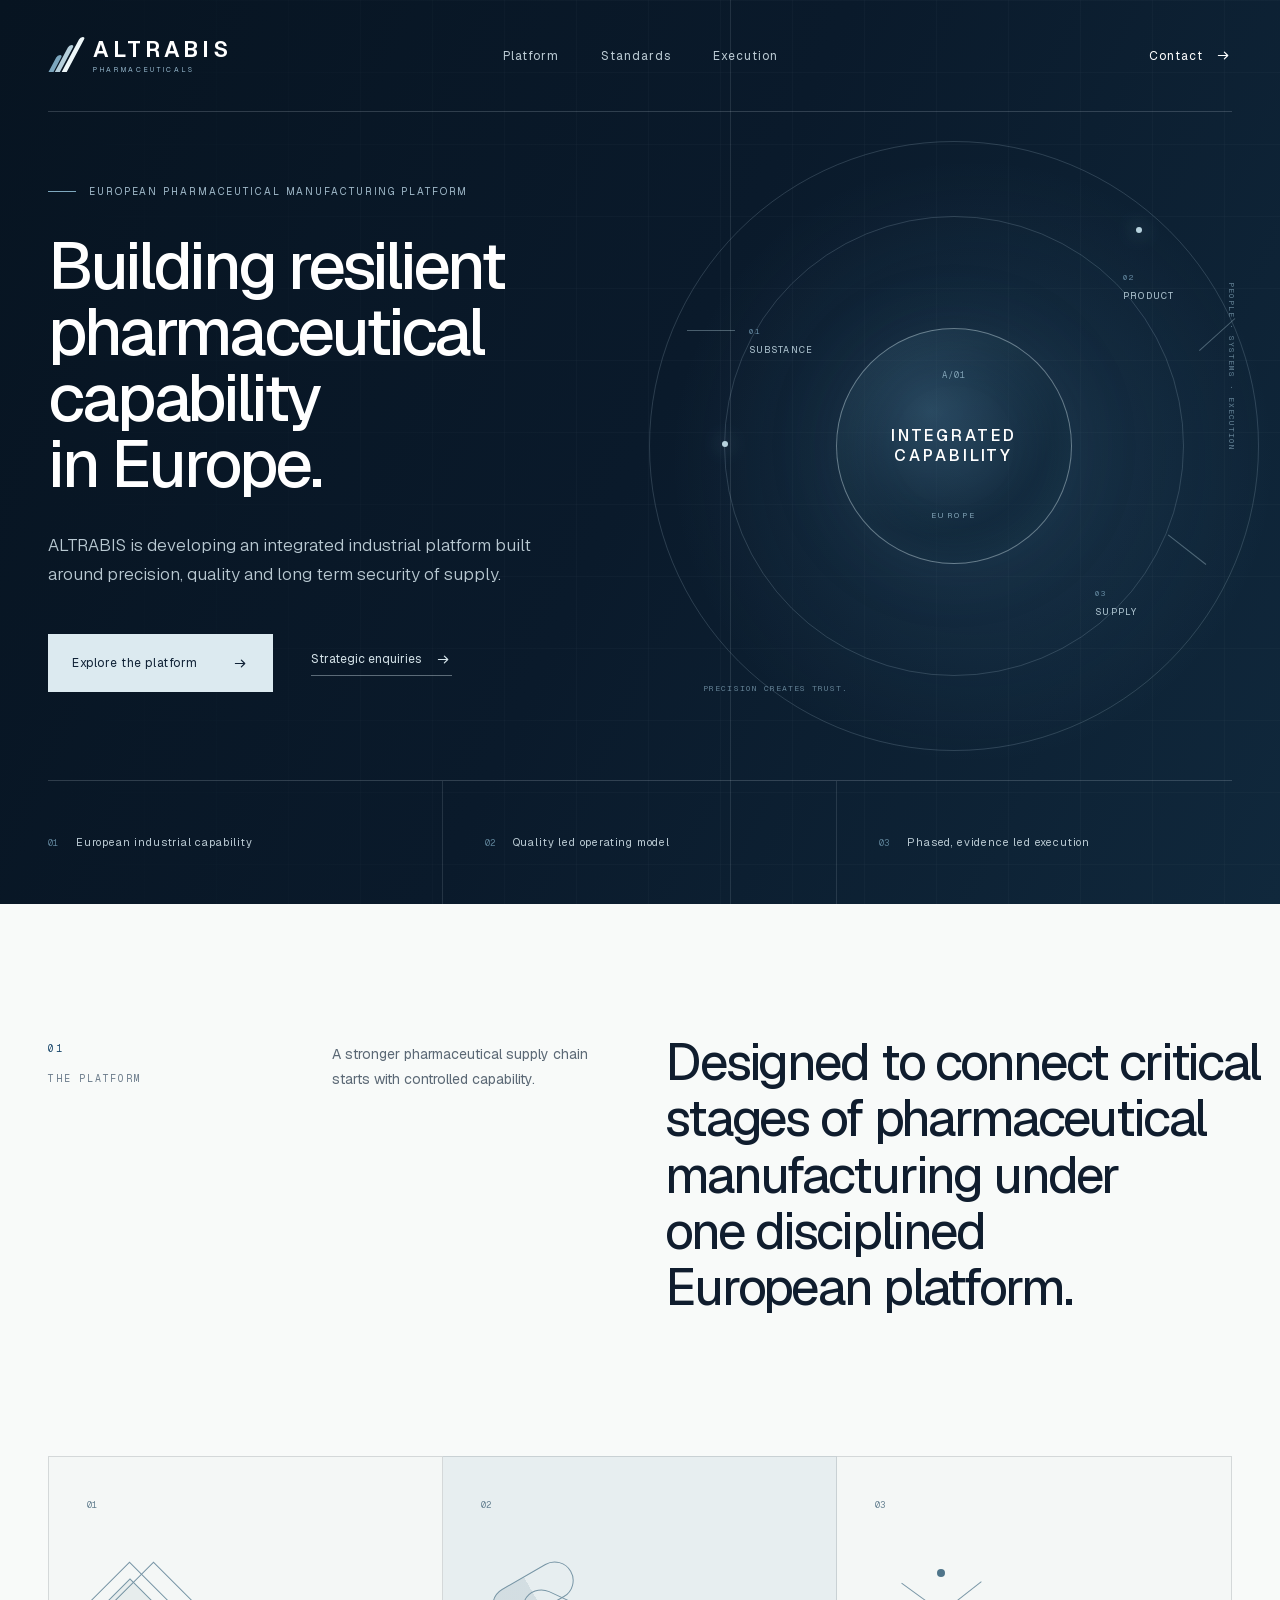
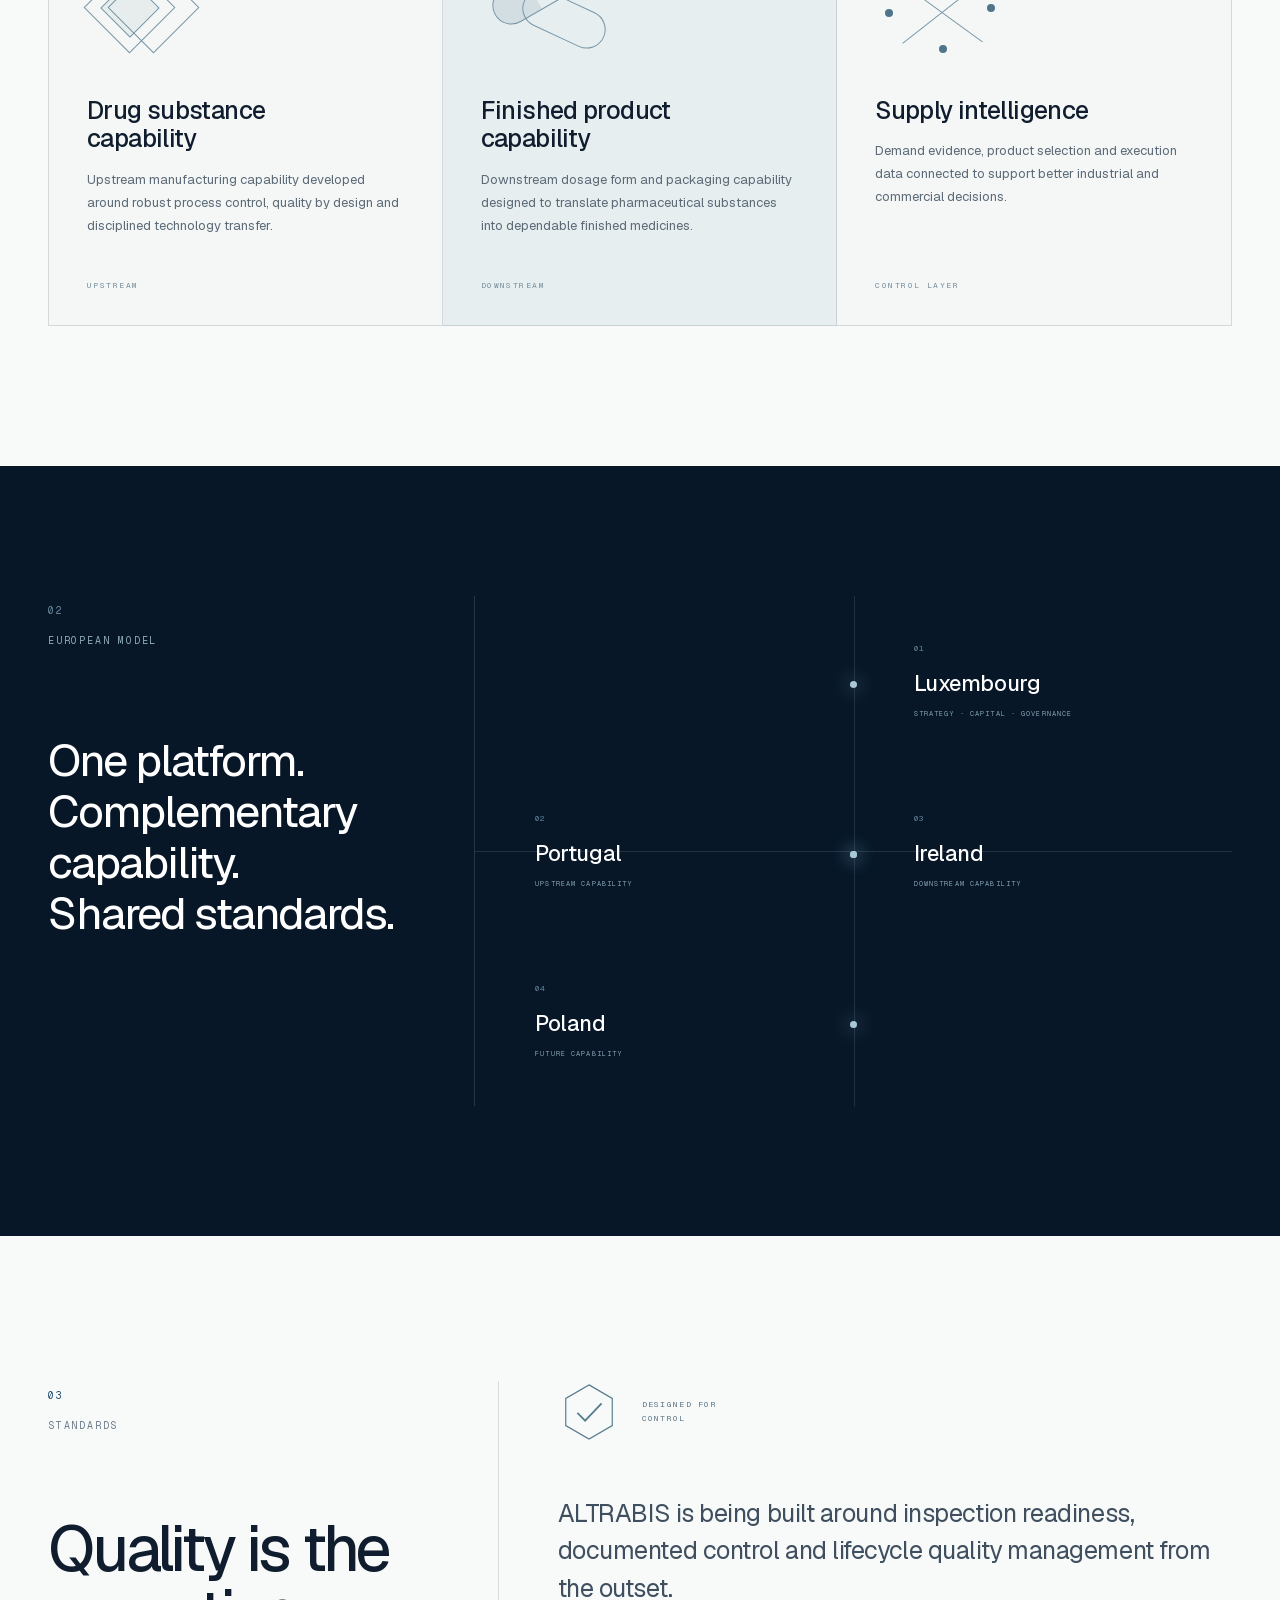
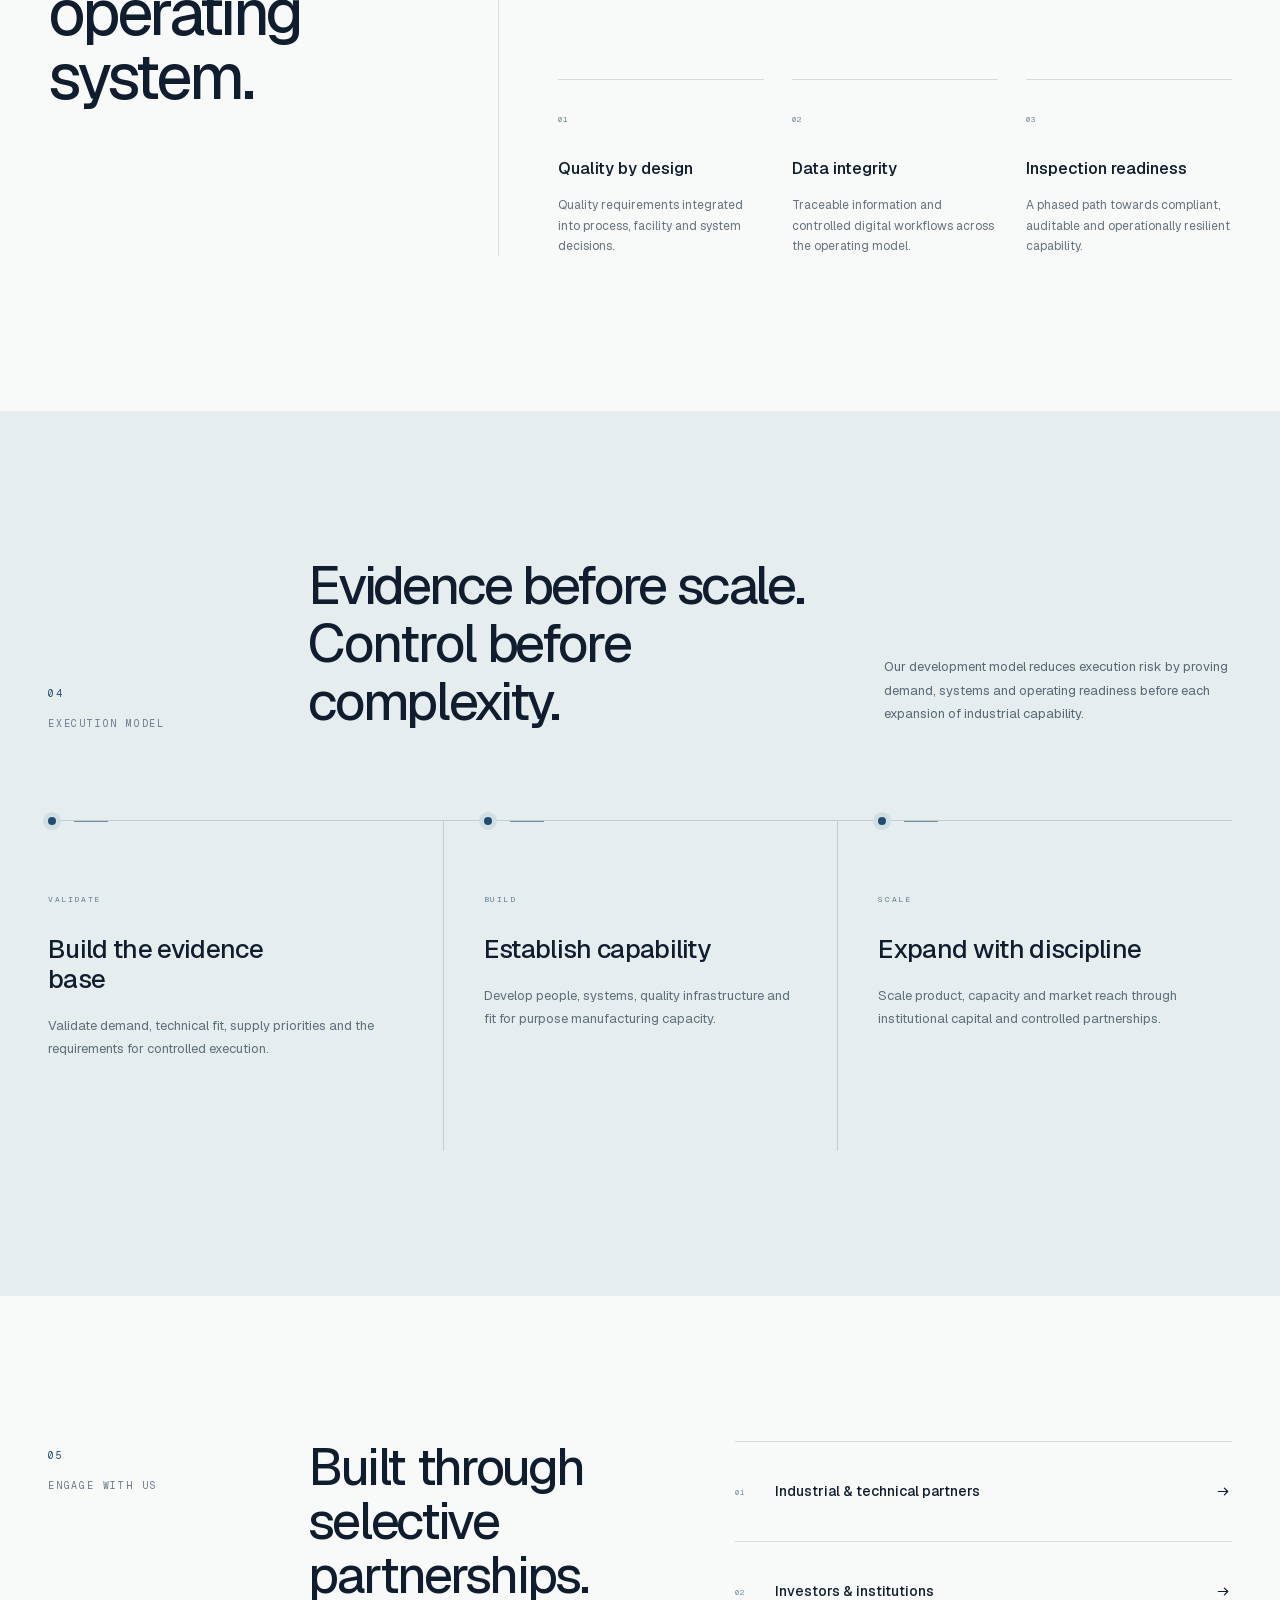
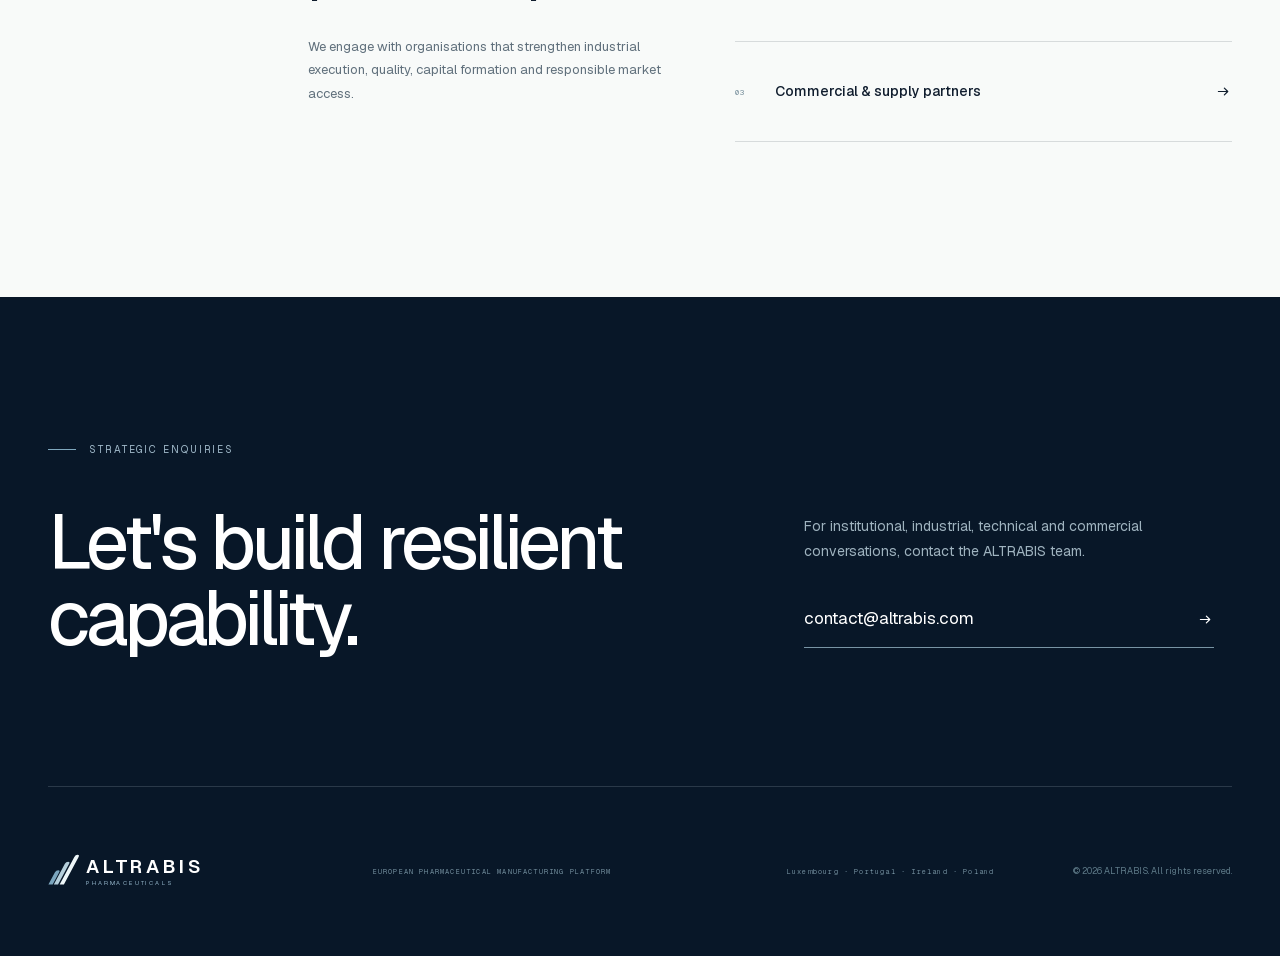
<file: index.html>
<!DOCTYPE html><html lang="en"><head><meta charSet="utf-8"/><meta name="viewport" content="width=device-width, initial-scale=1"/><link rel="preload" href="/_next/static/media/797e433ab948586e-s.p.08e28id.o-okb.woff2" as="font" crossorigin="" type="font/woff2"/><link rel="preload" href="/_next/static/media/caa3a2e1cccd8315-s.p.09~u27dqhyhd6.woff2" as="font" crossorigin="" type="font/woff2"/><link rel="stylesheet" href="/_next/static/chunks/0vaz6n79ea91m.css" data-precedence="next"/><link rel="preload" as="script" fetchPriority="low" href="/_next/static/chunks/15xrurgzs99gv.js"/><script src="/_next/static/chunks/0r8nt2o8muejo.js" async=""></script><script src="/_next/static/chunks/07lhk_q6pmm3r.js" async=""></script><script src="/_next/static/chunks/turbopack-0l2a5lou.xw1r.js" async=""></script><script src="/_next/static/chunks/0dbhjjzl8qfwv.js" async=""></script><meta name="next-size-adjust" content=""/><title>ALTRABIS | European Pharmaceutical Manufacturing Platform</title><meta name="description" content="ALTRABIS is developing an integrated European pharmaceutical manufacturing platform built around precision, quality and security of supply."/><link rel="shortcut icon" href="/favicon.svg"/><link rel="icon" href="/favicon.svg"/><script src="/_next/static/chunks/03~yq9q893hmn.js" noModule=""></script></head><body class="geist_a71539c9-module__T19VSG__variable geist_mono_8d43a2aa-module__8Li5zG__variable antialiased"><div hidden=""><!--$--><!--/$--></div><main><section class="hero" id="top"><header class="site-header shell"><a class="brand" href="#top" aria-label="ALTRABIS home"><span class="brand-mark" aria-hidden="true"><i></i><i></i><i></i></span><span><strong>ALTRABIS</strong><small>PHARMACEUTICALS</small></span></a><nav aria-label="Main navigation"><a href="#platform">Platform</a><a href="#standards">Standards</a><a href="#execution">Execution</a></nav><a class="header-contact" href="#contact">Contact <svg aria-hidden="true" viewBox="0 0 20 20" class="arrow-icon"><path d="M4 10h11M11 6l4 4-4 4"></path></svg></a></header><div class="hero-grid shell"><div class="hero-copy"><div class="eyebrow"><span></span> European pharmaceutical manufacturing platform</div><h1>Building resilient pharmaceutical capability in Europe.</h1><p class="hero-lede">ALTRABIS is developing an integrated industrial platform built around precision, quality and long term security of supply.</p><div class="hero-actions"><a class="primary-button" href="#platform">Explore the platform <svg aria-hidden="true" viewBox="0 0 20 20" class="arrow-icon"><path d="M4 10h11M11 6l4 4-4 4"></path></svg></a><a class="text-link" href="#contact">Strategic enquiries <svg aria-hidden="true" viewBox="0 0 20 20" class="arrow-icon"><path d="M4 10h11M11 6l4 4-4 4"></path></svg></a></div></div><div class="hero-system" aria-label="ALTRABIS integrated platform model"><div class="system-orbit orbit-one"></div><div class="system-orbit orbit-two"></div><div class="system-core"><span class="core-index">A/01</span><strong>INTEGRATED<br/>CAPABILITY</strong><small>EUROPE</small></div><div class="system-node node-one"><span>01</span><strong>SUBSTANCE</strong></div><div class="system-node node-two"><span>02</span><strong>PRODUCT</strong></div><div class="system-node node-three"><span>03</span><strong>SUPPLY</strong></div><div class="system-caption caption-one">Precision creates trust.</div><div class="system-caption caption-two">People · systems · execution</div></div></div><div class="hero-footer shell"><div><span>01</span><p>European industrial capability</p></div><div><span>02</span><p>Quality led operating model</p></div><div><span>03</span><p>Phased, evidence led execution</p></div></div></section><section class="intro shell" id="platform"><div class="section-label">The platform</div><div class="intro-content"><p class="intro-kicker">A stronger pharmaceutical supply chain starts with controlled capability.</p><h2>Designed to connect critical stages of pharmaceutical manufacturing under one disciplined European platform.</h2></div></section><section class="capabilities shell" aria-label="Platform capabilities"><article class="capability-card"><span>01</span><div class="capability-symbol symbol-substance" aria-hidden="true"><i></i><i></i><i></i></div><h3>Drug substance capability</h3><p>Upstream manufacturing capability developed around robust process control, quality by design and disciplined technology transfer.</p><small>UPSTREAM</small></article><article class="capability-card featured-card"><span>02</span><div class="capability-symbol symbol-product" aria-hidden="true"><i></i><i></i></div><h3>Finished product capability</h3><p>Downstream dosage form and packaging capability designed to translate pharmaceutical substances into dependable finished medicines.</p><small>DOWNSTREAM</small></article><article class="capability-card"><span>03</span><div class="capability-symbol symbol-supply" aria-hidden="true"><i></i><i></i><i></i><i></i></div><h3>Supply intelligence</h3><p>Demand evidence, product selection and execution data connected to support better industrial and commercial decisions.</p><small>CONTROL LAYER</small></article></section><section class="european-model"><div class="shell model-grid"><div><div class="section-label light-label">European model</div><p class="model-statement">One platform.<br/>Complementary capability.<br/>Shared standards.</p></div><div class="model-map" aria-label="ALTRABIS European locations"><div class="map-axis"></div><div class="location location-one"><span>01</span><strong>Luxembourg</strong><small>STRATEGY · CAPITAL · GOVERNANCE</small></div><div class="location location-two"><span>02</span><strong>Portugal</strong><small>UPSTREAM CAPABILITY</small></div><div class="location location-three"><span>03</span><strong>Ireland</strong><small>DOWNSTREAM CAPABILITY</small></div><div class="location location-four"><span>04</span><strong>Poland</strong><small>FUTURE CAPABILITY</small></div></div></div></section><section class="quality-section shell" id="standards"><div class="quality-heading"><div class="section-label standards-label">Standards</div><h2>Quality is the operating system.</h2></div><div class="quality-main"><div class="quality-seal"><svg aria-hidden="true" viewBox="0 0 64 64" class="quality-mark"><path d="M32 4 56 18v28L32 60 8 46V18L32 4Z"></path><path d="m20 33 8 8 17-18"></path></svg><span>DESIGNED FOR<br/>CONTROL</span></div><p class="quality-lede">ALTRABIS is being built around inspection readiness, documented control and lifecycle quality management from the outset.</p><div class="quality-points"><article><span>01</span><h3>Quality by design</h3><p>Quality requirements integrated into process, facility and system decisions.</p></article><article><span>02</span><h3>Data integrity</h3><p>Traceable information and controlled digital workflows across the operating model.</p></article><article><span>03</span><h3>Inspection readiness</h3><p>A phased path towards compliant, auditable and operationally resilient capability.</p></article></div></div></section><section class="execution-section" id="execution"><div class="shell"><div class="execution-header"><div class="section-label execution-label">Execution model</div><h2>Evidence before scale.<br/>Control before complexity.</h2><p>Our development model reduces execution risk by proving demand, systems and operating readiness before each expansion of industrial capability.</p></div><div class="execution-steps"><article><div class="step-top"><span>01</span><i></i></div><small>VALIDATE</small><h3>Build the evidence base</h3><p>Validate demand, technical fit, supply priorities and the requirements for controlled execution.</p></article><article><div class="step-top"><span>02</span><i></i></div><small>BUILD</small><h3>Establish capability</h3><p>Develop people, systems, quality infrastructure and fit for purpose manufacturing capacity.</p></article><article><div class="step-top"><span>03</span><i></i></div><small>SCALE</small><h3>Expand with discipline</h3><p>Scale product, capacity and market reach through institutional capital and controlled partnerships.</p></article></div></div></section><section class="partnerships shell"><div class="section-label partnership-label">Engage with us</div><div class="partnership-intro"><h2>Built through selective partnerships.</h2><p>We engage with organisations that strengthen industrial execution, quality, capital formation and responsible market access.</p></div><div class="partner-types"><a href="mailto:partnerships@altrabis.com?subject=Industrial%20Partnership%20Enquiry"><span>01</span><strong>Industrial &amp; technical partners</strong><svg aria-hidden="true" viewBox="0 0 20 20" class="arrow-icon"><path d="M4 10h11M11 6l4 4-4 4"></path></svg></a><a href="mailto:investors@altrabis.com?subject=Institutional%20Enquiry"><span>02</span><strong>Investors &amp; institutions</strong><svg aria-hidden="true" viewBox="0 0 20 20" class="arrow-icon"><path d="M4 10h11M11 6l4 4-4 4"></path></svg></a><a href="mailto:partnerships@altrabis.com?subject=Commercial%20Partnership%20Enquiry"><span>03</span><strong>Commercial &amp; supply partners</strong><svg aria-hidden="true" viewBox="0 0 20 20" class="arrow-icon"><path d="M4 10h11M11 6l4 4-4 4"></path></svg></a></div></section><section class="contact-section" id="contact"><div class="shell contact-grid"><div class="contact-copy"><div class="eyebrow contact-eyebrow"><span></span> Strategic enquiries</div><h2>Let&#x27;s build resilient capability.</h2></div><div class="contact-details"><p>For institutional, industrial, technical and commercial conversations, contact the ALTRABIS team.</p><a class="contact-email" href="mailto:contact@altrabis.com">contact@altrabis.com <svg aria-hidden="true" viewBox="0 0 20 20" class="arrow-icon"><path d="M4 10h11M11 6l4 4-4 4"></path></svg></a></div></div><footer class="shell site-footer"><a class="brand footer-brand" href="#top" aria-label="ALTRABIS home"><span class="brand-mark" aria-hidden="true"><i></i><i></i><i></i></span><span><strong>ALTRABIS</strong><small>PHARMACEUTICALS</small></span></a><p>EUROPEAN PHARMACEUTICAL MANUFACTURING PLATFORM</p><p>Luxembourg · Portugal · Ireland · Poland</p><small>© 2026 ALTRABIS. All rights reserved.</small></footer></section></main><!--$--><!--/$--><script src="/_next/static/chunks/15xrurgzs99gv.js" id="_R_" async=""></script><script>(self.__next_f=self.__next_f||[]).push([0])</script><script>self.__next_f.push([1,"1:\"$Sreact.fragment\"\n2:I[39756,[\"/_next/static/chunks/0dbhjjzl8qfwv.js\"],\"default\"]\n3:I[37457,[\"/_next/static/chunks/0dbhjjzl8qfwv.js\"],\"default\"]\n12:I[68027,[\"/_next/static/chunks/0dbhjjzl8qfwv.js\"],\"default\",1]\n:HL[\"/_next/static/chunks/0vaz6n79ea91m.css\",\"style\"]\n:HL[\"/_next/static/media/797e433ab948586e-s.p.08e28id.o-okb.woff2\",\"font\",{\"crossOrigin\":\"\",\"type\":\"font/woff2\"}]\n:HL[\"/_next/static/media/caa3a2e1cccd8315-s.p.09~u27dqhyhd6.woff2\",\"font\",{\"crossOrigin\":\"\",\"type\":\"font/woff2\"}]\n"])</script><script>self.__next_f.push([1,"0:{\"P\":null,\"c\":[\"\",\"\"],\"q\":\"\",\"i\":false,\"f\":[[[\"\",{\"children\":[\"__PAGE__\",{}]},\"$undefined\",\"$undefined\",16],[[\"$\",\"$1\",\"c\",{\"children\":[[[\"$\",\"link\",\"0\",{\"rel\":\"stylesheet\",\"href\":\"/_next/static/chunks/0vaz6n79ea91m.css\",\"precedence\":\"next\",\"crossOrigin\":\"$undefined\",\"nonce\":\"$undefined\"}],[\"$\",\"script\",\"script-0\",{\"src\":\"/_next/static/chunks/0dbhjjzl8qfwv.js\",\"async\":true,\"nonce\":\"$undefined\"}]],[\"$\",\"html\",null,{\"lang\":\"en\",\"children\":[\"$\",\"body\",null,{\"className\":\"geist_a71539c9-module__T19VSG__variable geist_mono_8d43a2aa-module__8Li5zG__variable antialiased\",\"children\":[\"$\",\"$L2\",null,{\"parallelRouterKey\":\"children\",\"error\":\"$undefined\",\"errorStyles\":\"$undefined\",\"errorScripts\":\"$undefined\",\"template\":[\"$\",\"$L3\",null,{}],\"templateStyles\":\"$undefined\",\"templateScripts\":\"$undefined\",\"notFound\":[[[\"$\",\"title\",null,{\"children\":\"404: This page could not be found.\"}],[\"$\",\"div\",null,{\"style\":{\"fontFamily\":\"system-ui,\\\"Segoe UI\\\",Roboto,Helvetica,Arial,sans-serif,\\\"Apple Color Emoji\\\",\\\"Segoe UI Emoji\\\"\",\"height\":\"100vh\",\"textAlign\":\"center\",\"display\":\"flex\",\"flexDirection\":\"column\",\"alignItems\":\"center\",\"justifyContent\":\"center\"},\"children\":[\"$\",\"div\",null,{\"children\":[[\"$\",\"style\",null,{\"dangerouslySetInnerHTML\":{\"__html\":\"body{color:#000;background:#fff;margin:0}.next-error-h1{border-right:1px solid rgba(0,0,0,.3)}@media (prefers-color-scheme:dark){body{color:#fff;background:#000}.next-error-h1{border-right:1px solid rgba(255,255,255,.3)}}\"}}],[\"$\",\"h1\",null,{\"className\":\"next-error-h1\",\"style\":{\"display\":\"inline-block\",\"margin\":\"0 20px 0 0\",\"padding\":\"0 23px 0 0\",\"fontSize\":24,\"fontWeight\":500,\"verticalAlign\":\"top\",\"lineHeight\":\"49px\"},\"children\":404}],[\"$\",\"div\",null,{\"style\":{\"display\":\"inline-block\"},\"children\":[\"$\",\"h2\",null,{\"style\":{\"fontSize\":14,\"fontWeight\":400,\"lineHeight\":\"49px\",\"margin\":0},\"children\":\"This page could not be found.\"}]}]]}]}]],[]],\"forbidden\":\"$undefined\",\"unauthorized\":\"$undefined\"}]}]}]]}],{\"children\":[[\"$\",\"$1\",\"c\",{\"children\":[[\"$\",\"main\",null,{\"children\":[[\"$\",\"section\",null,{\"className\":\"hero\",\"id\":\"top\",\"children\":[[\"$\",\"header\",null,{\"className\":\"site-header shell\",\"children\":[[\"$\",\"a\",null,{\"className\":\"brand\",\"href\":\"#top\",\"aria-label\":\"ALTRABIS home\",\"children\":[[\"$\",\"span\",null,{\"className\":\"brand-mark\",\"aria-hidden\":\"true\",\"children\":[[\"$\",\"i\",null,{}],[\"$\",\"i\",null,{}],[\"$\",\"i\",null,{}]]}],[\"$\",\"span\",null,{\"children\":[[\"$\",\"strong\",null,{\"children\":\"ALTRABIS\"}],[\"$\",\"small\",null,{\"children\":\"PHARMACEUTICALS\"}]]}]]}],[\"$\",\"nav\",null,{\"aria-label\":\"Main navigation\",\"children\":[[\"$\",\"a\",null,{\"href\":\"#platform\",\"children\":\"Platform\"}],[\"$\",\"a\",null,{\"href\":\"#standards\",\"children\":\"Standards\"}],[\"$\",\"a\",null,{\"href\":\"#execution\",\"children\":\"Execution\"}]]}],[\"$\",\"a\",null,{\"className\":\"header-contact\",\"href\":\"#contact\",\"children\":[\"Contact \",[\"$\",\"svg\",null,{\"aria-hidden\":\"true\",\"viewBox\":\"0 0 20 20\",\"className\":\"arrow-icon\",\"children\":[\"$\",\"path\",null,{\"d\":\"M4 10h11M11 6l4 4-4 4\"}]}]]}]]}],[\"$\",\"div\",null,{\"className\":\"hero-grid shell\",\"children\":[[\"$\",\"div\",null,{\"className\":\"hero-copy\",\"children\":[[\"$\",\"div\",null,{\"className\":\"eyebrow\",\"children\":[[\"$\",\"span\",null,{}],\" European pharmaceutical manufacturing platform\"]}],[\"$\",\"h1\",null,{\"children\":\"Building resilient pharmaceutical capability in Europe.\"}],[\"$\",\"p\",null,{\"className\":\"hero-lede\",\"children\":\"ALTRABIS is developing an integrated industrial platform built around precision, quality and long term security of supply.\"}],[\"$\",\"div\",null,{\"className\":\"hero-actions\",\"children\":[[\"$\",\"a\",null,{\"className\":\"primary-button\",\"href\":\"#platform\",\"children\":[\"Explore the platform \",[\"$\",\"svg\",null,{\"aria-hidden\":\"true\",\"viewBox\":\"0 0 20 20\",\"className\":\"arrow-icon\",\"children\":[\"$\",\"path\",null,{\"d\":\"M4 10h11M11 6l4 4-4 4\"}]}]]}],[\"$\",\"a\",null,{\"className\":\"text-link\",\"href\":\"#contact\",\"children\":[\"Strategic enquiries \",[\"$\",\"svg\",null,{\"aria-hidden\":\"true\",\"viewBox\":\"0 0 20 20\",\"className\":\"arrow-icon\",\"children\":[\"$\",\"path\",null,{\"d\":\"M4 10h11M11 6l4 4-4 4\"}]}]]}]]}]]}],[\"$\",\"div\",null,{\"className\":\"hero-system\",\"aria-label\":\"ALTRABIS integrated platform model\",\"children\":[[\"$\",\"div\",null,{\"className\":\"system-orbit orbit-one\"}],[\"$\",\"div\",null,{\"className\":\"system-orbit orbit-two\"}],[\"$\",\"div\",null,{\"className\":\"system-core\",\"children\":[[\"$\",\"span\",null,{\"className\":\"core-index\",\"children\":\"A/01\"}],[\"$\",\"strong\",null,{\"children\":[\"INTEGRATED\",[\"$\",\"br\",null,{}],\"CAPABILITY\"]}],[\"$\",\"small\",null,{\"children\":\"EUROPE\"}]]}],[\"$\",\"div\",null,{\"className\":\"system-node node-one\",\"children\":[[\"$\",\"span\",null,{\"children\":\"01\"}],[\"$\",\"strong\",null,{\"children\":\"SUBSTANCE\"}]]}],[\"$\",\"div\",null,{\"className\":\"system-node node-two\",\"children\":[[\"$\",\"span\",null,{\"children\":\"02\"}],[\"$\",\"strong\",null,{\"children\":\"PRODUCT\"}]]}],[\"$\",\"div\",null,{\"className\":\"system-node node-three\",\"children\":[\"$L4\",\"$L5\"]}],\"$L6\",\"$L7\"]}]]}],\"$L8\"]}],\"$L9\",\"$La\",\"$Lb\",\"$Lc\",\"$Ld\",\"$Le\",\"$Lf\"]}],null,\"$L10\"]}],{},null,false,null]},null,false,null],\"$L11\",false]],\"m\":\"$undefined\",\"G\":[\"$12\",[\"$L13\"]],\"S\":true,\"h\":null,\"s\":\"$undefined\",\"l\":\"$undefined\",\"p\":\"$undefined\",\"d\":\"$undefined\",\"b\":\"15N9JKVgOcioOjayvWJhp\"}\n"])</script><script>self.__next_f.push([1,"14:I[97367,[\"/_next/static/chunks/0dbhjjzl8qfwv.js\"],\"OutletBoundary\"]\n15:\"$Sreact.suspense\"\n17:I[97367,[\"/_next/static/chunks/0dbhjjzl8qfwv.js\"],\"ViewportBoundary\"]\n19:I[97367,[\"/_next/static/chunks/0dbhjjzl8qfwv.js\"],\"MetadataBoundary\"]\n4:[\"$\",\"span\",null,{\"children\":\"03\"}]\n5:[\"$\",\"strong\",null,{\"children\":\"SUPPLY\"}]\n6:[\"$\",\"div\",null,{\"className\":\"system-caption caption-one\",\"children\":\"Precision creates trust.\"}]\n7:[\"$\",\"div\",null,{\"className\":\"system-caption caption-two\",\"children\":\"People · systems · execution\"}]\n8:[\"$\",\"div\",null,{\"className\":\"hero-footer shell\",\"children\":[[\"$\",\"div\",null,{\"children\":[[\"$\",\"span\",null,{\"children\":\"01\"}],[\"$\",\"p\",null,{\"children\":\"European industrial capability\"}]]}],[\"$\",\"div\",null,{\"children\":[[\"$\",\"span\",null,{\"children\":\"02\"}],[\"$\",\"p\",null,{\"children\":\"Quality led operating model\"}]]}],[\"$\",\"div\",null,{\"children\":[[\"$\",\"span\",null,{\"children\":\"03\"}],[\"$\",\"p\",null,{\"children\":\"Phased, evidence led execution\"}]]}]]}]\n9:[\"$\",\"section\",null,{\"className\":\"intro shell\",\"id\":\"platform\",\"children\":[[\"$\",\"div\",null,{\"className\":\"section-label\",\"children\":\"The platform\"}],[\"$\",\"div\",null,{\"className\":\"intro-content\",\"children\":[[\"$\",\"p\",null,{\"className\":\"intro-kicker\",\"children\":\"A stronger pharmaceutical supply chain starts with controlled capability.\"}],[\"$\",\"h2\",null,{\"children\":\"Designed to connect critical stages of pharmaceutical manufacturing under one disciplined European platform.\"}]]}]]}]\n"])</script><script>self.__next_f.push([1,"a:[\"$\",\"section\",null,{\"className\":\"capabilities shell\",\"aria-label\":\"Platform capabilities\",\"children\":[[\"$\",\"article\",null,{\"className\":\"capability-card\",\"children\":[[\"$\",\"span\",null,{\"children\":\"01\"}],[\"$\",\"div\",null,{\"className\":\"capability-symbol symbol-substance\",\"aria-hidden\":\"true\",\"children\":[[\"$\",\"i\",null,{}],[\"$\",\"i\",null,{}],[\"$\",\"i\",null,{}]]}],[\"$\",\"h3\",null,{\"children\":\"Drug substance capability\"}],[\"$\",\"p\",null,{\"children\":\"Upstream manufacturing capability developed around robust process control, quality by design and disciplined technology transfer.\"}],[\"$\",\"small\",null,{\"children\":\"UPSTREAM\"}]]}],[\"$\",\"article\",null,{\"className\":\"capability-card featured-card\",\"children\":[[\"$\",\"span\",null,{\"children\":\"02\"}],[\"$\",\"div\",null,{\"className\":\"capability-symbol symbol-product\",\"aria-hidden\":\"true\",\"children\":[[\"$\",\"i\",null,{}],[\"$\",\"i\",null,{}]]}],[\"$\",\"h3\",null,{\"children\":\"Finished product capability\"}],[\"$\",\"p\",null,{\"children\":\"Downstream dosage form and packaging capability designed to translate pharmaceutical substances into dependable finished medicines.\"}],[\"$\",\"small\",null,{\"children\":\"DOWNSTREAM\"}]]}],[\"$\",\"article\",null,{\"className\":\"capability-card\",\"children\":[[\"$\",\"span\",null,{\"children\":\"03\"}],[\"$\",\"div\",null,{\"className\":\"capability-symbol symbol-supply\",\"aria-hidden\":\"true\",\"children\":[[\"$\",\"i\",null,{}],[\"$\",\"i\",null,{}],[\"$\",\"i\",null,{}],[\"$\",\"i\",null,{}]]}],[\"$\",\"h3\",null,{\"children\":\"Supply intelligence\"}],[\"$\",\"p\",null,{\"children\":\"Demand evidence, product selection and execution data connected to support better industrial and commercial decisions.\"}],[\"$\",\"small\",null,{\"children\":\"CONTROL LAYER\"}]]}]]}]\n"])</script><script>self.__next_f.push([1,"b:[\"$\",\"section\",null,{\"className\":\"european-model\",\"children\":[\"$\",\"div\",null,{\"className\":\"shell model-grid\",\"children\":[[\"$\",\"div\",null,{\"children\":[[\"$\",\"div\",null,{\"className\":\"section-label light-label\",\"children\":\"European model\"}],[\"$\",\"p\",null,{\"className\":\"model-statement\",\"children\":[\"One platform.\",[\"$\",\"br\",null,{}],\"Complementary capability.\",[\"$\",\"br\",null,{}],\"Shared standards.\"]}]]}],[\"$\",\"div\",null,{\"className\":\"model-map\",\"aria-label\":\"ALTRABIS European locations\",\"children\":[[\"$\",\"div\",null,{\"className\":\"map-axis\"}],[\"$\",\"div\",null,{\"className\":\"location location-one\",\"children\":[[\"$\",\"span\",null,{\"children\":\"01\"}],[\"$\",\"strong\",null,{\"children\":\"Luxembourg\"}],[\"$\",\"small\",null,{\"children\":\"STRATEGY · CAPITAL · GOVERNANCE\"}]]}],[\"$\",\"div\",null,{\"className\":\"location location-two\",\"children\":[[\"$\",\"span\",null,{\"children\":\"02\"}],[\"$\",\"strong\",null,{\"children\":\"Portugal\"}],[\"$\",\"small\",null,{\"children\":\"UPSTREAM CAPABILITY\"}]]}],[\"$\",\"div\",null,{\"className\":\"location location-three\",\"children\":[[\"$\",\"span\",null,{\"children\":\"03\"}],[\"$\",\"strong\",null,{\"children\":\"Ireland\"}],[\"$\",\"small\",null,{\"children\":\"DOWNSTREAM CAPABILITY\"}]]}],[\"$\",\"div\",null,{\"className\":\"location location-four\",\"children\":[[\"$\",\"span\",null,{\"children\":\"04\"}],[\"$\",\"strong\",null,{\"children\":\"Poland\"}],[\"$\",\"small\",null,{\"children\":\"FUTURE CAPABILITY\"}]]}]]}]]}]}]\n"])</script><script>self.__next_f.push([1,"c:[\"$\",\"section\",null,{\"className\":\"quality-section shell\",\"id\":\"standards\",\"children\":[[\"$\",\"div\",null,{\"className\":\"quality-heading\",\"children\":[[\"$\",\"div\",null,{\"className\":\"section-label standards-label\",\"children\":\"Standards\"}],[\"$\",\"h2\",null,{\"children\":\"Quality is the operating system.\"}]]}],[\"$\",\"div\",null,{\"className\":\"quality-main\",\"children\":[[\"$\",\"div\",null,{\"className\":\"quality-seal\",\"children\":[[\"$\",\"svg\",null,{\"aria-hidden\":\"true\",\"viewBox\":\"0 0 64 64\",\"className\":\"quality-mark\",\"children\":[[\"$\",\"path\",null,{\"d\":\"M32 4 56 18v28L32 60 8 46V18L32 4Z\"}],[\"$\",\"path\",null,{\"d\":\"m20 33 8 8 17-18\"}]]}],[\"$\",\"span\",null,{\"children\":[\"DESIGNED FOR\",[\"$\",\"br\",null,{}],\"CONTROL\"]}]]}],[\"$\",\"p\",null,{\"className\":\"quality-lede\",\"children\":\"ALTRABIS is being built around inspection readiness, documented control and lifecycle quality management from the outset.\"}],[\"$\",\"div\",null,{\"className\":\"quality-points\",\"children\":[[\"$\",\"article\",null,{\"children\":[[\"$\",\"span\",null,{\"children\":\"01\"}],[\"$\",\"h3\",null,{\"children\":\"Quality by design\"}],[\"$\",\"p\",null,{\"children\":\"Quality requirements integrated into process, facility and system decisions.\"}]]}],[\"$\",\"article\",null,{\"children\":[[\"$\",\"span\",null,{\"children\":\"02\"}],[\"$\",\"h3\",null,{\"children\":\"Data integrity\"}],[\"$\",\"p\",null,{\"children\":\"Traceable information and controlled digital workflows across the operating model.\"}]]}],[\"$\",\"article\",null,{\"children\":[[\"$\",\"span\",null,{\"children\":\"03\"}],[\"$\",\"h3\",null,{\"children\":\"Inspection readiness\"}],[\"$\",\"p\",null,{\"children\":\"A phased path towards compliant, auditable and operationally resilient capability.\"}]]}]]}]]}]]}]\n"])</script><script>self.__next_f.push([1,"d:[\"$\",\"section\",null,{\"className\":\"execution-section\",\"id\":\"execution\",\"children\":[\"$\",\"div\",null,{\"className\":\"shell\",\"children\":[[\"$\",\"div\",null,{\"className\":\"execution-header\",\"children\":[[\"$\",\"div\",null,{\"className\":\"section-label execution-label\",\"children\":\"Execution model\"}],[\"$\",\"h2\",null,{\"children\":[\"Evidence before scale.\",[\"$\",\"br\",null,{}],\"Control before complexity.\"]}],[\"$\",\"p\",null,{\"children\":\"Our development model reduces execution risk by proving demand, systems and operating readiness before each expansion of industrial capability.\"}]]}],[\"$\",\"div\",null,{\"className\":\"execution-steps\",\"children\":[[\"$\",\"article\",null,{\"children\":[[\"$\",\"div\",null,{\"className\":\"step-top\",\"children\":[[\"$\",\"span\",null,{\"children\":\"01\"}],[\"$\",\"i\",null,{}]]}],[\"$\",\"small\",null,{\"children\":\"VALIDATE\"}],[\"$\",\"h3\",null,{\"children\":\"Build the evidence base\"}],[\"$\",\"p\",null,{\"children\":\"Validate demand, technical fit, supply priorities and the requirements for controlled execution.\"}]]}],[\"$\",\"article\",null,{\"children\":[[\"$\",\"div\",null,{\"className\":\"step-top\",\"children\":[[\"$\",\"span\",null,{\"children\":\"02\"}],[\"$\",\"i\",null,{}]]}],[\"$\",\"small\",null,{\"children\":\"BUILD\"}],[\"$\",\"h3\",null,{\"children\":\"Establish capability\"}],[\"$\",\"p\",null,{\"children\":\"Develop people, systems, quality infrastructure and fit for purpose manufacturing capacity.\"}]]}],[\"$\",\"article\",null,{\"children\":[[\"$\",\"div\",null,{\"className\":\"step-top\",\"children\":[[\"$\",\"span\",null,{\"children\":\"03\"}],[\"$\",\"i\",null,{}]]}],[\"$\",\"small\",null,{\"children\":\"SCALE\"}],[\"$\",\"h3\",null,{\"children\":\"Expand with discipline\"}],[\"$\",\"p\",null,{\"children\":\"Scale product, capacity and market reach through institutional capital and controlled partnerships.\"}]]}]]}]]}]}]\n"])</script><script>self.__next_f.push([1,"e:[\"$\",\"section\",null,{\"className\":\"partnerships shell\",\"children\":[[\"$\",\"div\",null,{\"className\":\"section-label partnership-label\",\"children\":\"Engage with us\"}],[\"$\",\"div\",null,{\"className\":\"partnership-intro\",\"children\":[[\"$\",\"h2\",null,{\"children\":\"Built through selective partnerships.\"}],[\"$\",\"p\",null,{\"children\":\"We engage with organisations that strengthen industrial execution, quality, capital formation and responsible market access.\"}]]}],[\"$\",\"div\",null,{\"className\":\"partner-types\",\"children\":[[\"$\",\"a\",null,{\"href\":\"mailto:partnerships@altrabis.com?subject=Industrial%20Partnership%20Enquiry\",\"children\":[[\"$\",\"span\",null,{\"children\":\"01\"}],[\"$\",\"strong\",null,{\"children\":\"Industrial \u0026 technical partners\"}],[\"$\",\"svg\",null,{\"aria-hidden\":\"true\",\"viewBox\":\"0 0 20 20\",\"className\":\"arrow-icon\",\"children\":[\"$\",\"path\",null,{\"d\":\"M4 10h11M11 6l4 4-4 4\"}]}]]}],[\"$\",\"a\",null,{\"href\":\"mailto:investors@altrabis.com?subject=Institutional%20Enquiry\",\"children\":[[\"$\",\"span\",null,{\"children\":\"02\"}],[\"$\",\"strong\",null,{\"children\":\"Investors \u0026 institutions\"}],[\"$\",\"svg\",null,{\"aria-hidden\":\"true\",\"viewBox\":\"0 0 20 20\",\"className\":\"arrow-icon\",\"children\":[\"$\",\"path\",null,{\"d\":\"M4 10h11M11 6l4 4-4 4\"}]}]]}],[\"$\",\"a\",null,{\"href\":\"mailto:partnerships@altrabis.com?subject=Commercial%20Partnership%20Enquiry\",\"children\":[[\"$\",\"span\",null,{\"children\":\"03\"}],[\"$\",\"strong\",null,{\"children\":\"Commercial \u0026 supply partners\"}],[\"$\",\"svg\",null,{\"aria-hidden\":\"true\",\"viewBox\":\"0 0 20 20\",\"className\":\"arrow-icon\",\"children\":[\"$\",\"path\",null,{\"d\":\"M4 10h11M11 6l4 4-4 4\"}]}]]}]]}]]}]\n"])</script><script>self.__next_f.push([1,"f:[\"$\",\"section\",null,{\"className\":\"contact-section\",\"id\":\"contact\",\"children\":[[\"$\",\"div\",null,{\"className\":\"shell contact-grid\",\"children\":[[\"$\",\"div\",null,{\"className\":\"contact-copy\",\"children\":[[\"$\",\"div\",null,{\"className\":\"eyebrow contact-eyebrow\",\"children\":[[\"$\",\"span\",null,{}],\" Strategic enquiries\"]}],[\"$\",\"h2\",null,{\"children\":\"Let's build resilient capability.\"}]]}],[\"$\",\"div\",null,{\"className\":\"contact-details\",\"children\":[[\"$\",\"p\",null,{\"children\":\"For institutional, industrial, technical and commercial conversations, contact the ALTRABIS team.\"}],[\"$\",\"a\",null,{\"className\":\"contact-email\",\"href\":\"mailto:contact@altrabis.com\",\"children\":[\"contact@altrabis.com \",[\"$\",\"svg\",null,{\"aria-hidden\":\"true\",\"viewBox\":\"0 0 20 20\",\"className\":\"arrow-icon\",\"children\":[\"$\",\"path\",null,{\"d\":\"M4 10h11M11 6l4 4-4 4\"}]}]]}]]}]]}],[\"$\",\"footer\",null,{\"className\":\"shell site-footer\",\"children\":[[\"$\",\"a\",null,{\"className\":\"brand footer-brand\",\"href\":\"#top\",\"aria-label\":\"ALTRABIS home\",\"children\":[[\"$\",\"span\",null,{\"className\":\"brand-mark\",\"aria-hidden\":\"true\",\"children\":[[\"$\",\"i\",null,{}],[\"$\",\"i\",null,{}],[\"$\",\"i\",null,{}]]}],[\"$\",\"span\",null,{\"children\":[[\"$\",\"strong\",null,{\"children\":\"ALTRABIS\"}],[\"$\",\"small\",null,{\"children\":\"PHARMACEUTICALS\"}]]}]]}],[\"$\",\"p\",null,{\"children\":\"EUROPEAN PHARMACEUTICAL MANUFACTURING PLATFORM\"}],[\"$\",\"p\",null,{\"children\":\"Luxembourg · Portugal · Ireland · Poland\"}],[\"$\",\"small\",null,{\"children\":\"© 2026 ALTRABIS. All rights reserved.\"}]]}]]}]\n"])</script><script>self.__next_f.push([1,"10:[\"$\",\"$L14\",null,{\"children\":[\"$\",\"$15\",null,{\"name\":\"Next.MetadataOutlet\",\"children\":\"$@16\"}]}]\n11:[\"$\",\"$1\",\"h\",{\"children\":[null,[\"$\",\"$L17\",null,{\"children\":\"$L18\"}],[\"$\",\"div\",null,{\"hidden\":true,\"children\":[\"$\",\"$L19\",null,{\"children\":[\"$\",\"$15\",null,{\"name\":\"Next.Metadata\",\"children\":\"$L1a\"}]}]}],[\"$\",\"meta\",null,{\"name\":\"next-size-adjust\",\"content\":\"\"}]]}]\n13:[\"$\",\"link\",\"0\",{\"rel\":\"stylesheet\",\"href\":\"/_next/static/chunks/0vaz6n79ea91m.css\",\"precedence\":\"next\",\"crossOrigin\":\"$undefined\",\"nonce\":\"$undefined\"}]\n"])</script><script>self.__next_f.push([1,"18:[[\"$\",\"meta\",\"0\",{\"charSet\":\"utf-8\"}],[\"$\",\"meta\",\"1\",{\"name\":\"viewport\",\"content\":\"width=device-width, initial-scale=1\"}]]\n"])</script><script>self.__next_f.push([1,"1b:I[27201,[\"/_next/static/chunks/0dbhjjzl8qfwv.js\"],\"IconMark\"]\n16:null\n1a:[[\"$\",\"title\",\"0\",{\"children\":\"ALTRABIS | European Pharmaceutical Manufacturing Platform\"}],[\"$\",\"meta\",\"1\",{\"name\":\"description\",\"content\":\"ALTRABIS is developing an integrated European pharmaceutical manufacturing platform built around precision, quality and security of supply.\"}],[\"$\",\"link\",\"2\",{\"rel\":\"shortcut icon\",\"href\":\"/favicon.svg\"}],[\"$\",\"link\",\"3\",{\"rel\":\"icon\",\"href\":\"/favicon.svg\"}],[\"$\",\"$L1b\",\"4\",{}]]\n"])</script></body></html>
</file>
<file: _next/static/chunks/0vaz6n79ea91m.css>
@font-face{font-family:Geist;font-style:normal;font-weight:100 900;font-display:swap;src:url(../media/fef07dbb0973bf53-s.12tyk43_3sh9u.woff2)format("woff2");unicode-range:U+460-52F,U+1C80-1C8A,U+20B4,U+2DE0-2DFF,U+A640-A69F,U+FE2E-FE2F}@font-face{font-family:Geist;font-style:normal;font-weight:100 900;font-display:swap;src:url(../media/8a480f0b521d4e75-s.0jzbimsg8vl84.woff2)format("woff2");unicode-range:U+301,U+400-45F,U+490-491,U+4B0-4B1,U+2116}@font-face{font-family:Geist;font-style:normal;font-weight:100 900;font-display:swap;src:url(../media/53b9e256198e5412-s.0-wfv7uh4i7h9.woff2)format("woff2");unicode-range:U+102-103,U+110-111,U+128-129,U+168-169,U+1A0-1A1,U+1AF-1B0,U+300-301,U+303-304,U+308-309,U+323,U+329,U+1EA0-1EF9,U+20AB}@font-face{font-family:Geist;font-style:normal;font-weight:100 900;font-display:swap;src:url(../media/7178b3e590c64307-s.0nx0ww8fni_q3.woff2)format("woff2");unicode-range:U+100-2BA,U+2BD-2C5,U+2C7-2CC,U+2CE-2D7,U+2DD-2FF,U+304,U+308,U+329,U+1D00-1DBF,U+1E00-1E9F,U+1EF2-1EFF,U+2020,U+20A0-20AB,U+20AD-20C0,U+2113,U+2C60-2C7F,U+A720-A7FF}@font-face{font-family:Geist;font-style:normal;font-weight:100 900;font-display:swap;src:url(../media/caa3a2e1cccd8315-s.p.09~u27dqhyhd6.woff2)format("woff2");unicode-range:U+??,U+131,U+152-153,U+2BB-2BC,U+2C6,U+2DA,U+2DC,U+304,U+308,U+329,U+2000-206F,U+20AC,U+2122,U+2191,U+2193,U+2212,U+2215,U+FEFF,U+FFFD}@font-face{font-family:Geist Fallback;src:local(Arial);ascent-override:95.94%;descent-override:28.16%;line-gap-override:0.0%;size-adjust:104.76%}.geist_a71539c9-module__T19VSG__className{font-family:Geist,Geist Fallback;font-style:normal}.geist_a71539c9-module__T19VSG__variable{--font-geist-sans:"Geist", "Geist Fallback"}
@font-face{font-family:Geist Mono;font-style:normal;font-weight:100 900;font-display:swap;src:url(../media/5ce348bf30bf5439-s.0zgw-jeven.3w.woff2)format("woff2");unicode-range:U+460-52F,U+1C80-1C8A,U+20B4,U+2DE0-2DFF,U+A640-A69F,U+FE2E-FE2F}@font-face{font-family:Geist Mono;font-style:normal;font-weight:100 900;font-display:swap;src:url(../media/4fa387ec64143e14-s.0wkzw~je483f-.woff2)format("woff2");unicode-range:U+301,U+400-45F,U+490-491,U+4B0-4B1,U+2116}@font-face{font-family:Geist Mono;font-style:normal;font-weight:100 900;font-display:swap;src:url(../media/6306c77e7c8268e4-s.0rhz0arwfsn~5.woff2)format("woff2");unicode-range:U+2000-2001,U+2004-2008,U+200A,U+23B8-23BD,U+2500-259F}@font-face{font-family:Geist Mono;font-style:normal;font-weight:100 900;font-display:swap;src:url(../media/7d817b4c03b0c5f1-s.0l76wvqk9d84w.woff2)format("woff2");unicode-range:U+102-103,U+110-111,U+128-129,U+168-169,U+1A0-1A1,U+1AF-1B0,U+300-301,U+303-304,U+308-309,U+323,U+329,U+1EA0-1EF9,U+20AB}@font-face{font-family:Geist Mono;font-style:normal;font-weight:100 900;font-display:swap;src:url(../media/bbc41e54d2fcbd21-s.0k4k9394f2q-k.woff2)format("woff2");unicode-range:U+100-2BA,U+2BD-2C5,U+2C7-2CC,U+2CE-2D7,U+2DD-2FF,U+304,U+308,U+329,U+1D00-1DBF,U+1E00-1E9F,U+1EF2-1EFF,U+2020,U+20A0-20AB,U+20AD-20C0,U+2113,U+2C60-2C7F,U+A720-A7FF}@font-face{font-family:Geist Mono;font-style:normal;font-weight:100 900;font-display:swap;src:url(../media/797e433ab948586e-s.p.08e28id.o-okb.woff2)format("woff2");unicode-range:U+??,U+131,U+152-153,U+2BB-2BC,U+2C6,U+2DA,U+2DC,U+304,U+308,U+329,U+2000-206F,U+20AC,U+2122,U+2191,U+2193,U+2212,U+2215,U+FEFF,U+FFFD}@font-face{font-family:Geist Mono Fallback;src:local(Arial);ascent-override:74.67%;descent-override:21.92%;line-gap-override:0.0%;size-adjust:134.59%}.geist_mono_8d43a2aa-module__8Li5zG__className{font-family:Geist Mono,Geist Mono Fallback;font-style:normal}.geist_mono_8d43a2aa-module__8Li5zG__variable{--font-geist-mono:"Geist Mono", "Geist Mono Fallback"}
@layer theme{:root,:host{--font-sans:ui-sans-serif, system-ui, sans-serif, "Apple Color Emoji", "Segoe UI Emoji", "Segoe UI Symbol", "Noto Color Emoji";--font-mono:ui-monospace, SFMono-Regular, Menlo, Monaco, Consolas, "Liberation Mono", "Courier New", monospace;--spacing:.25rem;--default-font-family:var(--font-sans);--default-mono-font-family:var(--font-mono)}}@layer base{*,:after,:before,::backdrop{box-sizing:border-box;border:0 solid;margin:0;padding:0}::file-selector-button{box-sizing:border-box;border:0 solid;margin:0;padding:0}html,:host{-webkit-text-size-adjust:100%;tab-size:4;line-height:1.5;font-family:var(--default-font-family,ui-sans-serif, system-ui, sans-serif, "Apple Color Emoji", "Segoe UI Emoji", "Segoe UI Symbol", "Noto Color Emoji");font-feature-settings:var(--default-font-feature-settings,normal);font-variation-settings:var(--default-font-variation-settings,normal);-webkit-tap-highlight-color:transparent}hr{height:0;color:inherit;border-top-width:1px}abbr:where([title]){-webkit-text-decoration:underline dotted;text-decoration:underline dotted}h1,h2,h3,h4,h5,h6{font-size:inherit;font-weight:inherit}a{color:inherit;-webkit-text-decoration:inherit;-webkit-text-decoration:inherit;-webkit-text-decoration:inherit;-webkit-text-decoration:inherit;text-decoration:inherit}b,strong{font-weight:bolder}code,kbd,samp,pre{font-family:var(--default-mono-font-family,ui-monospace, SFMono-Regular, Menlo, Monaco, Consolas, "Liberation Mono", "Courier New", monospace);font-feature-settings:var(--default-mono-font-feature-settings,normal);font-variation-settings:var(--default-mono-font-variation-settings,normal);font-size:1em}small{font-size:80%}sub,sup{vertical-align:baseline;font-size:75%;line-height:0;position:relative}sub{bottom:-.25em}sup{top:-.5em}table{text-indent:0;border-color:inherit;border-collapse:collapse}:-moz-focusring{outline:auto}progress{vertical-align:baseline}summary{display:list-item}ol,ul,menu{list-style:none}img,svg,video,canvas,audio,iframe,embed,object{vertical-align:middle;display:block}img,video{max-width:100%;height:auto}button,input,select,optgroup,textarea{font:inherit;font-feature-settings:inherit;font-variation-settings:inherit;letter-spacing:inherit;color:inherit;opacity:1;background-color:#0000;border-radius:0}::file-selector-button{font:inherit;font-feature-settings:inherit;font-variation-settings:inherit;letter-spacing:inherit;color:inherit;opacity:1;background-color:#0000;border-radius:0}:where(select:is([multiple],[size])) optgroup{font-weight:bolder}:where(select:is([multiple],[size])) optgroup option{padding-inline-start:20px}::file-selector-button{margin-inline-end:4px}::placeholder{opacity:1}@supports (not ((-webkit-appearance:-apple-pay-button))) or (contain-intrinsic-size:1px){::placeholder{color:currentColor}@supports (color:color-mix(in lab, red, red)){::placeholder{color:color-mix(in oklab, currentcolor 50%, transparent)}}}textarea{resize:vertical}::-webkit-search-decoration{-webkit-appearance:none}::-webkit-date-and-time-value{min-height:1lh;text-align:inherit}::-webkit-datetime-edit{display:inline-flex}::-webkit-datetime-edit-fields-wrapper{padding:0}::-webkit-datetime-edit{padding-block:0}::-webkit-datetime-edit-year-field{padding-block:0}::-webkit-datetime-edit-month-field{padding-block:0}::-webkit-datetime-edit-day-field{padding-block:0}::-webkit-datetime-edit-hour-field{padding-block:0}::-webkit-datetime-edit-minute-field{padding-block:0}::-webkit-datetime-edit-second-field{padding-block:0}::-webkit-datetime-edit-millisecond-field{padding-block:0}::-webkit-datetime-edit-meridiem-field{padding-block:0}::-webkit-calendar-picker-indicator{line-height:1}:-moz-ui-invalid{box-shadow:none}button,input:where([type=button],[type=reset],[type=submit]){appearance:button}::file-selector-button{appearance:button}::-webkit-inner-spin-button{height:auto}::-webkit-outer-spin-button{height:auto}[hidden]:where(:not([hidden=until-found])){display:none!important}}@layer components;@layer utilities{.visible{visibility:visible}.relative{position:relative}.start{inset-inline-start:var(--spacing)}.table{display:table}.antialiased{-webkit-font-smoothing:antialiased;-moz-osx-font-smoothing:grayscale}}:root{--ink:#101d2e;--ink-soft:#506073;--navy:#081728;--blue:#244f78;--blue-bright:#497da9;--ice:#d8e7ef;--mist:#edf3f5;--paper:#f8faf9;--line:#101d2e24;--white:#fff}*{box-sizing:border-box}html{scroll-behavior:smooth;overflow-x:hidden}body{background:var(--paper);color:var(--ink);font-family:var(--font-geist-sans), Arial, Helvetica, sans-serif;margin:0;overflow-x:hidden}a{color:inherit;text-decoration:none}.shell{width:min(1440px,100% - 96px);margin-inline:auto}.hero{min-height:100vh;color:var(--white);background:radial-gradient(circle at 76% 51%,#568bb12e,#0000 28%),linear-gradient(115deg,#071421 0%,#0a1a2b 50%,#10283c 100%);position:relative;overflow:hidden}.hero:before{content:"";opacity:.2;background-image:linear-gradient(#d2e6ef21 1px,#0000 1px),linear-gradient(90deg,#d2e6ef21 1px,#0000 1px);background-size:72px 72px;position:absolute;inset:0;-webkit-mask-image:linear-gradient(90deg,#0000 0,#000 45% 100%);mask-image:linear-gradient(90deg,#0000 0,#000 45% 100%)}.hero:after{content:"";background:#d6e7ef1f;width:1px;position:absolute;top:0;bottom:0;left:57%}.site-header{z-index:10;border-bottom:1px solid #dae9f02e;grid-template-columns:1fr auto 1fr;align-items:center;height:112px;display:grid;position:relative}.brand{align-items:center;gap:13px;width:max-content;display:inline-flex}.brand>span:last-child{flex-direction:column;display:flex}.brand strong{letter-spacing:.18em;font-size:22px;font-weight:620;line-height:1}.brand small{color:#92b3c7;letter-spacing:.38em;margin-top:6px;font-size:7px;line-height:1}.brand-mark{width:32px;height:38px;display:block;position:relative}.brand-mark i{background:#7ba6be;border-radius:3px 3px 0 0;width:5px;display:block;position:absolute;transform:skew(-28deg)}.brand-mark i:first-child{height:17px;bottom:3px;left:5px}.brand-mark i:nth-child(2){background:#b5cfdb;height:27px;bottom:3px;left:14px}.brand-mark i:nth-child(3){background:#eef7f9;height:35px;bottom:3px;left:23px}nav{color:#bccbd4;letter-spacing:.08em;gap:42px;font-size:12px;display:flex}nav a{transition:color .18s}nav a:hover,nav a:focus-visible{color:#fff}.header-contact{letter-spacing:.08em;justify-self:end;align-items:center;gap:12px;font-size:12px;display:flex}.arrow-icon{fill:none;stroke:currentColor;stroke-width:1.4px;stroke-linecap:round;stroke-linejoin:round;width:17px;height:17px;transition:transform .18s}a:hover .arrow-icon{transform:translate(3px)}.hero-grid{z-index:2;grid-template-columns:53% 47%;min-height:calc(100vh - 236px);display:grid;position:relative}.hero-copy{align-self:center;padding:72px 8vw 88px 0}.eyebrow{color:#9fb8c8;letter-spacing:.19em;text-transform:uppercase;align-items:center;gap:13px;margin-bottom:34px;font-size:10px;line-height:1.5;display:flex}.eyebrow span{background:#7fa8be;width:28px;height:1px}h1{letter-spacing:-.047em;text-wrap:balance;max-width:800px;margin:0;font-size:clamp(52px,5.2vw,84px);font-weight:470;line-height:.99}.hero-lede{color:#b9c9d2;max-width:610px;margin:34px 0 0;font-size:17px;font-weight:330;line-height:1.75}.hero-actions{align-items:center;gap:38px;margin-top:44px;display:flex}.primary-button{color:#102236;letter-spacing:.045em;background:#dceaf0;align-items:center;gap:34px;width:max-content;min-height:58px;padding:0 24px;font-size:12px;transition:background .18s,transform .18s;display:flex}.primary-button:hover{background:#fff;transform:translateY(-2px)}.text-link{color:#d4e2e8;border-bottom:1px solid #d8e7ee66;align-items:center;gap:14px;padding-bottom:7px;font-size:12px;display:flex}.hero-system{min-height:610px;position:relative}.system-orbit{border:1px solid #b9d6e330;border-radius:50%;position:absolute}.orbit-one{width:460px;height:460px;top:50%;left:50%;transform:translate(-50%,-50%)}.orbit-two{width:610px;height:610px;top:50%;left:50%;transform:translate(-50%,-50%)}.system-orbit:after{content:"";background:#b7d2de;border-radius:50%;width:6px;height:6px;position:absolute;top:49%;left:-3px;box-shadow:0 0 20px #8db8ca}.orbit-two:after{top:14%;left:80%}.system-core{text-align:center;background:radial-gradient(circle at 40% 35%,#649cbd40,#0a1e2e59 60%);border:1px solid #cde2eb73;border-radius:50%;flex-direction:column;justify-content:center;align-items:center;width:236px;height:236px;display:flex;position:absolute;top:50%;left:50%;transform:translate(-50%,-50%);box-shadow:inset 0 0 60px #6da3be1f,0 0 80px #4d809f1c}.core-index{color:#7e9fb2;font:9px var(--font-geist-mono);letter-spacing:.12em;position:absolute;top:40px}.system-core strong{letter-spacing:.18em;font-size:16px;font-weight:520;line-height:1.25}.system-core small{color:#7e9fb2;letter-spacing:.3em;font-size:8px;position:absolute;bottom:42px}.system-node{color:#abc1cd;letter-spacing:.13em;width:120px;font-size:9px;position:absolute}.system-node:before{content:"";background:#b9d5e15c;width:48px;height:1px;position:absolute;top:4px}.system-node span{color:#63879f;font:8px var(--font-geist-mono);margin-bottom:8px;display:block}.system-node strong{font-size:9px;font-weight:450}.node-one{padding-left:62px;top:32%;left:2%}.node-one:before{left:0}.node-two{top:24%;right:-2%}.node-two:before{transform-origin:100%;top:46px;right:8px;transform:rotate(-42deg)}.node-three{bottom:24%;right:3%}.node-three:before{transform-origin:100%;top:-24px;right:9px;transform:rotate(38deg)}.system-caption{color:#617f92;font:8px var(--font-geist-mono);letter-spacing:.13em;text-transform:uppercase;position:absolute}.caption-one{bottom:13%;left:5%}.caption-two{transform-origin:100%;top:50%;right:0;transform:rotate(90deg)}.hero-footer{z-index:3;border-top:1px solid #dae9f02e;grid-template-columns:repeat(3,1fr);height:124px;display:grid;position:relative}.hero-footer>div{border-right:1px solid #dae9f021;align-items:center;gap:18px;display:flex}.hero-footer>div:last-child{border-right:0;padding-left:42px}.hero-footer>div:nth-child(2){padding-left:42px}.hero-footer span{color:#5f8399;font:9px var(--font-geist-mono)}.hero-footer p{color:#b9c9d2;letter-spacing:.075em;margin:0;font-size:11px}.intro{grid-template-columns:24% 76%;padding-top:130px;padding-bottom:140px;display:grid}.section-label{color:#6c7c8b;font:10px var(--font-geist-mono);letter-spacing:.18em;text-transform:uppercase;padding-top:8px}.section-label:before{content:"01";color:#214d70;margin-bottom:17px;display:block}.intro-content{grid-template-columns:30% 70%;gap:7%;display:grid}.intro-kicker{color:#5b6875;margin:8px 0 0;font-size:14px;line-height:1.75}.intro h2{letter-spacing:-.042em;text-wrap:balance;margin:0;font-size:clamp(37px,4vw,61px);font-weight:440;line-height:1.1}.capabilities{grid-template-columns:repeat(3,1fr);padding-bottom:140px;display:grid}.capability-card{border:1px solid var(--line);background:#f4f7f6;min-height:470px;padding:34px 38px 38px;position:relative}.capability-card+.capability-card{border-left:0}.capability-card.featured-card{background:#e7eef0}.capability-card>span{color:#658091;font:9px var(--font-geist-mono)}.capability-card h3{letter-spacing:-.025em;max-width:250px;margin:34px 0 16px;font-size:25px;font-weight:480;line-height:1.15}.capability-card p{color:#5c6a77;max-width:315px;margin:0;font-size:13px;line-height:1.75}.capability-card>small{color:#78909d;font:8px var(--font-geist-mono);letter-spacing:.18em;position:absolute;bottom:35px;left:38px}.capability-symbol{height:105px;margin-top:42px;position:relative}.symbol-substance{width:120px}.symbol-substance i{border:1px solid #7896a6;width:65px;height:65px;position:absolute;transform:rotate(45deg)}.symbol-substance i:first-child{top:18px;left:10px}.symbol-substance i:nth-child(2){top:18px;left:34px}.symbol-substance i:nth-child(3){background:#4b708514;width:42px;height:42px;top:30px;left:22px}.symbol-product{width:130px}.symbol-product i{border:1px solid #7896a6;border-radius:22px;width:88px;height:38px;position:absolute;left:8px;transform:rotate(-30deg)}.symbol-product i:first-child{background:linear-gradient(90deg,#4b708521 50%,#0000 50%);top:17px}.symbol-product i:last-child{top:43px;left:39px;transform:rotate(25deg)}.symbol-supply{width:135px}.symbol-supply i{background:#4f758a;border-radius:50%;width:8px;height:8px;position:absolute}.symbol-supply i:first-child{top:52px;left:10px}.symbol-supply i:nth-child(2){top:12px;left:62px}.symbol-supply i:nth-child(3){top:47px;left:112px}.symbol-supply i:nth-child(4){top:88px;left:64px}.symbol-supply:before,.symbol-supply:after{content:"";background:#7896a6;width:100px;height:1px;position:absolute;top:55px;left:17px;transform:rotate(-38deg)}.symbol-supply:after{transform:rotate(36deg)}.european-model{color:#fff;background:var(--navy);padding:130px 0}.model-grid{grid-template-columns:36% 64%;min-height:510px;display:grid}.light-label{color:#8eabba}.light-label:before{content:"02";color:#68889b}.model-statement{letter-spacing:-.045em;margin:88px 0 0;font-size:clamp(35px,3.5vw,55px);font-weight:430;line-height:1.14}.model-map{border-left:1px solid #cde1ea29;grid-template-columns:1fr 1fr;display:grid;position:relative}.model-map:before,.model-map:after{content:"";background:#cde1ea21;position:absolute}.model-map:before{width:1px;height:100%;top:0;left:50%}.model-map:after{width:100%;height:1px;top:50%;left:0}.location{flex-direction:column;justify-content:center;padding-left:60px;display:flex;position:relative}.location:before{content:"";background:#a8c8d7;border-radius:50%;width:7px;height:7px;position:absolute;top:50%;left:-4px;box-shadow:0 0 18px #7dacc2}.location-two:before,.location-four:before{left:calc(100% - 4px)}.location span{color:#5f8399;font:8px var(--font-geist-mono)}.location strong{letter-spacing:-.02em;margin:14px 0 9px;font-size:22px;font-weight:470}.location small{color:#7e9dad;font:7px var(--font-geist-mono);letter-spacing:.16em}.quality-section{grid-template-columns:38% 62%;padding-top:145px;padding-bottom:155px;display:grid}.standards-label:before{content:"03"}.quality-heading h2{letter-spacing:-.05em;max-width:420px;margin:85px 0 0;font-size:clamp(48px,5vw,72px);font-weight:450;line-height:1}.quality-main{border-left:1px solid var(--line);padding-left:8%}.quality-seal{color:#5e7787;font:8px var(--font-geist-mono);letter-spacing:.16em;align-items:center;gap:22px;line-height:1.7;display:flex}.quality-mark{fill:none;stroke:#547b90;stroke-width:1.2px;width:62px;height:62px}.quality-mark path:last-child{stroke-width:1.8px}.quality-lede{color:#3f4f5f;letter-spacing:-.018em;max-width:680px;margin:52px 0 72px;font-size:25px;line-height:1.5}.quality-points{grid-template-columns:repeat(3,1fr);gap:28px;display:grid}.quality-points article{border-top:1px solid var(--line);padding-top:25px}.quality-points span{color:#6f8998;font:8px var(--font-geist-mono)}.quality-points h3{margin:28px 0 14px;font-size:16px;font-weight:530}.quality-points p{color:#66737e;margin:0;font-size:12px;line-height:1.7}.execution-section{background:#e5edef;padding:145px 0}.execution-header{grid-template-columns:22% 43% 35%;align-items:end;padding-bottom:90px;display:grid}.execution-label:before{content:"04"}.execution-header h2{letter-spacing:-.044em;margin:0;font-size:clamp(39px,4.2vw,60px);font-weight:450;line-height:1.08}.execution-header>p{color:#586976;max-width:390px;margin:0 0 5px 16%;font-size:13px;line-height:1.8}.execution-steps{border-top:1px solid #122a3d2b;grid-template-columns:repeat(3,1fr);display:grid}.execution-steps article{min-height:330px;padding:0 40px 0 0}.execution-steps article+article{border-left:1px solid #122a3d2b;padding-left:40px}.step-top{align-items:center;gap:18px;margin:-4px 0 60px;display:flex}.step-top span{color:#0000;background:#214d70;border-radius:50%;justify-content:center;align-items:center;width:8px;height:8px;display:flex;box-shadow:0 0 0 5px #d1dfe4}.step-top i{background:#6f8d9c;width:34px;height:1px}.execution-steps small{color:#65808e;font:8px var(--font-geist-mono);letter-spacing:.2em}.execution-steps h3{letter-spacing:-.026em;max-width:270px;margin:26px 0 20px;font-size:26px;font-weight:480;line-height:1.15}.execution-steps p{color:#5f6f7a;max-width:330px;margin:0;font-size:13px;line-height:1.75}.partnerships{grid-template-columns:22% 36% 42%;padding-top:145px;padding-bottom:155px;display:grid}.partnership-label:before{content:"05"}.partnership-intro{padding-right:12%}.partnership-intro h2{letter-spacing:-.045em;margin:0;font-size:clamp(42px,4vw,58px);font-weight:450;line-height:1.05}.partnership-intro p{color:#60707c;margin:32px 0 0;font-size:13px;line-height:1.8}.partner-types{border-top:1px solid var(--line)}.partner-types a{border-bottom:1px solid var(--line);grid-template-columns:40px 1fr auto;align-items:center;min-height:100px;transition:background .18s,padding .18s;display:grid}.partner-types a:hover{background:#e9eff0;padding:0 16px}.partner-types span{color:#79909d;font:8px var(--font-geist-mono)}.partner-types strong{font-size:14px;font-weight:500}.contact-section{color:#fff;background:var(--navy);padding-top:145px}.contact-grid{grid-template-columns:58% 42%;padding-bottom:130px;display:grid}.contact-eyebrow{margin-bottom:48px}.contact-copy h2{letter-spacing:-.052em;max-width:780px;margin:0;font-size:clamp(58px,6vw,88px);font-weight:440;line-height:.98}.contact-details{align-self:end;padding:0 0 8px 14%}.contact-details>p{color:#9fb3bf;max-width:390px;margin:0 0 42px;font-size:14px;line-height:1.8}.contact-email{border-bottom:1px solid #7894a4;justify-content:space-between;align-items:center;max-width:410px;padding:0 0 15px;font-size:17px;display:flex}.site-footer{border-top:1px solid #dae9f029;grid-template-columns:1.15fr 1.5fr 1fr auto;align-items:center;gap:30px;min-height:170px;display:grid}.footer-brand{transform-origin:0;transform:scale(.85)}.site-footer p{color:#708b9a;font:7px var(--font-geist-mono);letter-spacing:.17em;margin:0}.site-footer>small{color:#5f7b89;font-size:9px}@media (max-width:1100px){.shell{width:min(100% - 48px,1000px)}.site-header{grid-template-columns:1fr auto}nav{display:none}.hero-grid{grid-template-columns:56% 44%}.hero-copy{padding-right:4vw}.orbit-two{width:500px;height:500px}.orbit-one{width:380px;height:380px}.system-core{width:205px;height:205px}.intro{grid-template-columns:18% 82%}.capability-card{padding-inline:28px}.capability-card>small{left:28px}.model-grid{grid-template-columns:33% 67%}.quality-section{grid-template-columns:32% 68%}.quality-main{padding-left:6%}.execution-header{grid-template-columns:20% 48% 32%}.partnerships{grid-template-columns:18% 39% 43%}.site-footer{grid-template-columns:1fr 1.4fr 1fr}.site-footer>small{display:none}}@media (max-width:760px){.shell{width:calc(100% - 40px)}.site-header{height:88px}.brand strong{font-size:18px}.brand-mark{transform-origin:0;width:28px;transform:scale(.88)}.header-contact{font-size:0}.header-contact .arrow-icon{width:22px;height:22px}.hero:after{display:none}.hero-grid{min-height:auto;display:block}.hero-copy{padding:74px 0 70px}.eyebrow{max-width:280px;margin-bottom:28px}h1{font-size:clamp(46px,14vw,66px)}.hero-lede{font-size:15px;line-height:1.7}.hero-actions{flex-direction:column;align-items:flex-start;gap:24px}.hero-system{min-height:530px;margin:-35px -30px 0;overflow:hidden}.orbit-one{width:350px;height:350px}.orbit-two{width:490px;height:490px}.system-core{width:190px;height:190px}.hero-footer{grid-template-columns:1fr;height:auto;padding:18px 0 26px}.hero-footer>div,.hero-footer>div:nth-child(2),.hero-footer>div:last-child{border-bottom:1px solid #dae9f01a;border-right:0;min-height:56px;padding-left:0}.hero-footer>div:last-child{border-bottom:0}.intro{padding-top:90px;padding-bottom:90px;display:block}.section-label{margin-bottom:55px}.intro-content{display:block}.intro-kicker{max-width:280px;margin-bottom:32px}.intro h2{font-size:39px}.capabilities{grid-template-columns:1fr;padding-bottom:90px}.capability-card{min-height:430px}.capability-card+.capability-card{border-left:1px solid var(--line);border-top:0}.model-grid{min-height:auto;display:block}.model-statement{margin:60px 0 85px}.model-map{border-top:1px solid #cde1ea29;border-left:0;grid-template-columns:1fr}.model-map:before{display:none}.model-map:after{top:50%}.location{border-left:1px solid #cde1ea21;min-height:150px;padding-left:28px}.location:before,.location-two:before,.location-four:before{left:-4px}.quality-section{padding-top:95px;padding-bottom:95px;display:block}.quality-heading h2{margin:55px 0 70px}.quality-main{border-left:0;padding:0}.quality-lede{font-size:21px}.quality-points{grid-template-columns:1fr;gap:45px}.execution-section{padding:95px 0}.execution-header{padding-bottom:70px;display:block}.execution-header h2{margin:55px 0 30px}.execution-header>p{margin:0}.execution-steps{grid-template-columns:1fr}.execution-steps article,.execution-steps article+article{border-left:0;min-height:auto;padding:0 0 70px}.execution-steps article+article{border-top:1px solid #122a3d2b}.step-top{margin-top:-4px;padding-top:0}.execution-steps article+article .step-top{margin-top:-4px}.partnerships{padding-top:95px;padding-bottom:95px;display:block}.partnership-intro{margin:55px 0 70px;padding-right:0}.contact-section{padding-top:95px}.contact-grid{padding-bottom:90px;display:block}.contact-copy h2{font-size:55px}.contact-details{margin-top:70px;padding-left:0}.site-footer{flex-direction:column;justify-content:center;align-items:flex-start;gap:25px;min-height:245px;display:flex}.footer-brand{margin-bottom:12px}}@media (prefers-reduced-motion:reduce){html{scroll-behavior:auto}*,:before,:after{transition-duration:.01ms!important}}
</file>
